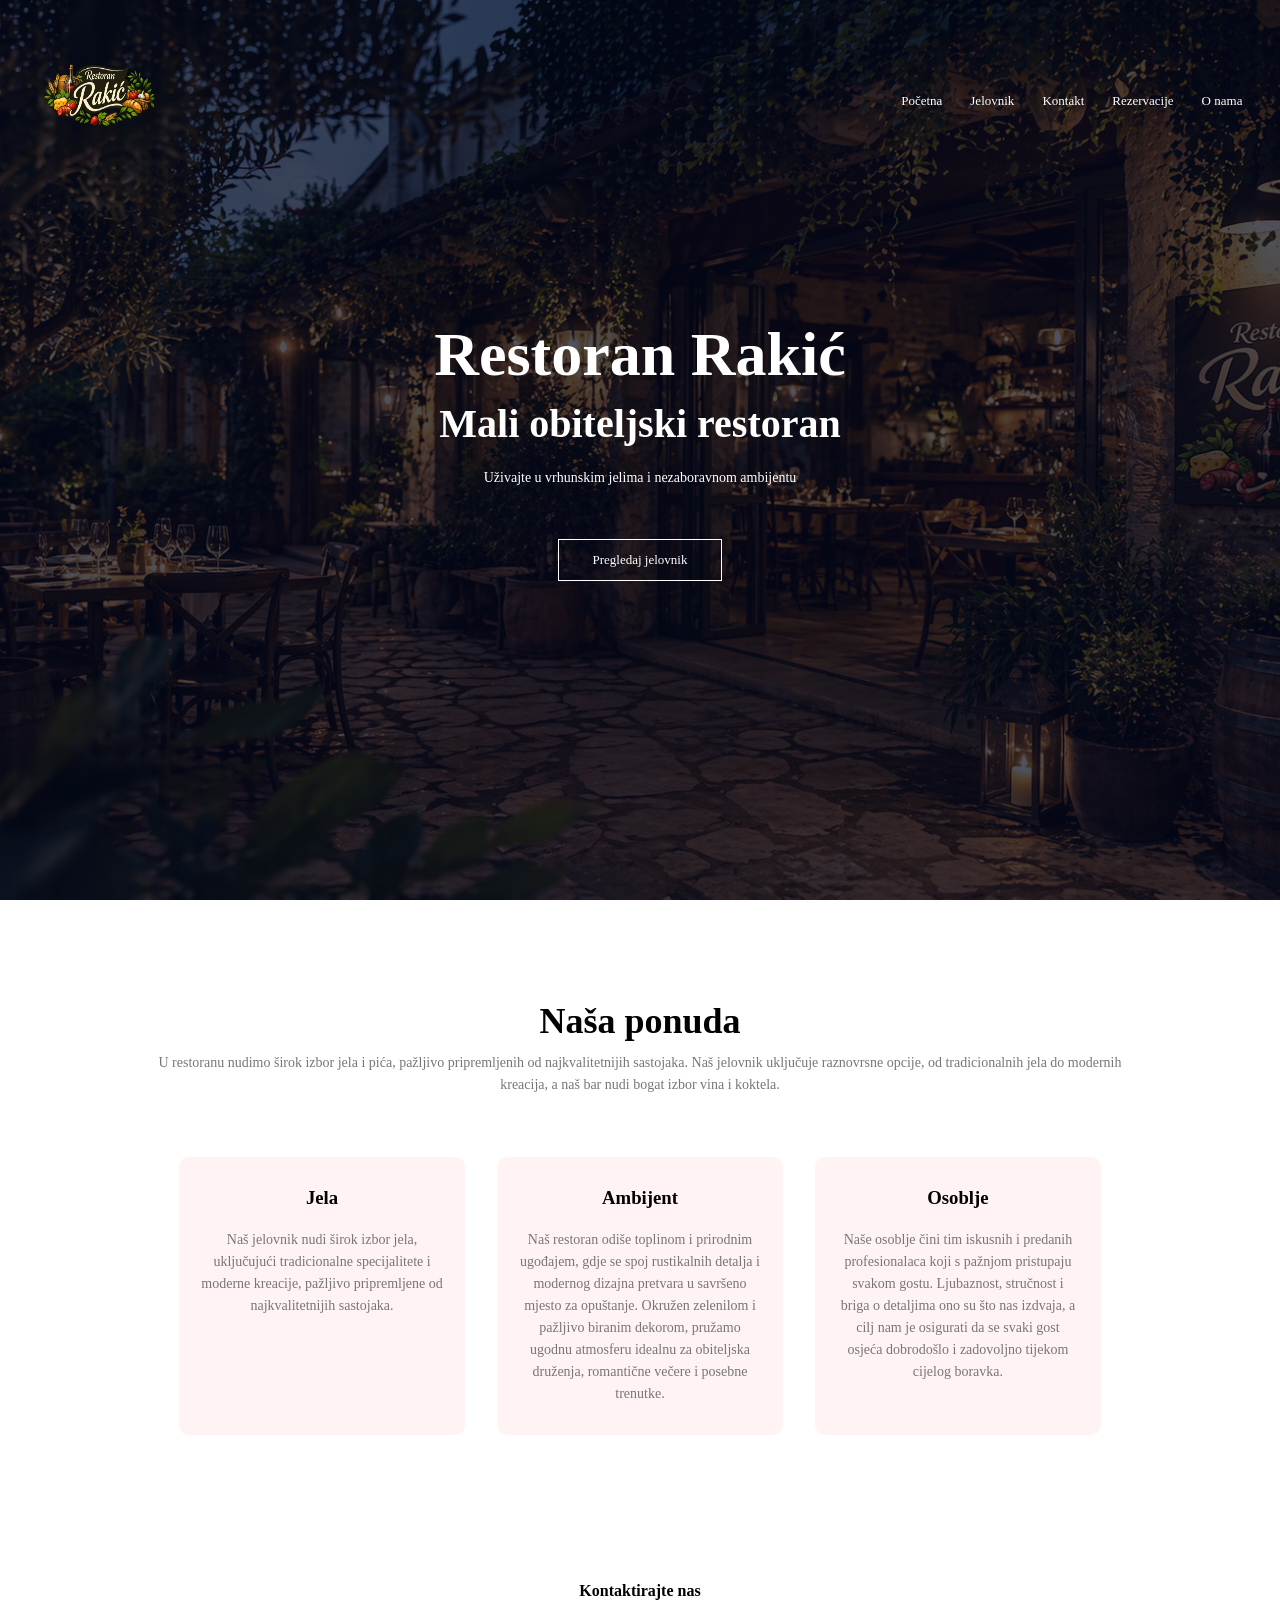
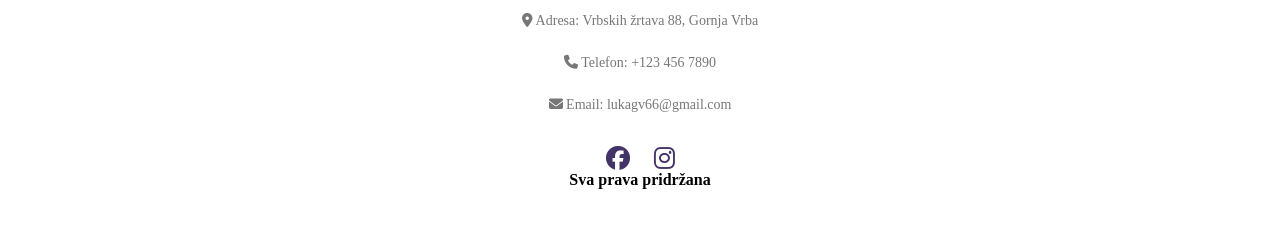
<file: index.html>
<!DOCTYPE html>
<html lang="en">
<head>
    <meta charset="UTF-8">
    <meta name="viewport" content="width=device-width, initial-scale=1.0">
    <title>Početna</title>
    <link rel="stylesheet" href="styles.css">
    <link rel="preconnect" href="https://fonts.googleapis.com">
<link rel="preconnect" href="https://fonts.gstatic.com" crossorigin>
<link href="https://fonts.googleapis.com/css2?family=Playfair+Display:ital,wght@0,400..900;1,400..900&family=Sekuya&display=swap" rel="stylesheet">
<link rel="stylesheet" href="https://cdn.jsdelivr.net/npm/@fortawesome/fontawesome-free@6.6.0/css/all.min.css">
<body>
    <section class="header">
        <nav>
           <a href="index.html"><img src="slike/logo-svg.png" alt="Restoran Rakić Logo"></a>
            <div class="nav-links" id="navLinks">
                <i class="fa fa-times" onclick="hideMenu()"></i>
                <ul>
                    <li><a href="index.html">Početna</a></li>
                    <li><a href="jelovnik.html">Jelovnik</a></li>
                    <li><a href="kontakt.html">Kontakt</a></li>
                    <li><a href="rezervacije.html">Rezervacije</a></li>
                    <li><a href="onama.html">O nama</a></li>
                </ul>


            </div>
            <i class="fa fa-bars" onclick="showMenu()"></i>
        </nav>

        <div class="text-box">
            <h1>Restoran Rakić</h1>
            <h3>Mali obiteljski restoran</h3>
            <p>Uživajte u vrhunskim jelima i nezaboravnom ambijentu</p>
            <a href="jelovnik.html" class="hero-btn">Pregledaj jelovnik</a>
        </div>
    </section>
<!-- tekst ispood headera -->
    <section class="course">
            <h1>Naša ponuda</h1>
            <p>U restoranu nudimo širok izbor jela i pića, pažljivo pripremljenih od najkvalitetnijih sastojaka. Naš jelovnik uključuje raznovrsne opcije, od tradicionalnih jela do modernih kreacija, a naš bar nudi bogat izbor vina i koktela.</p>


            <div class="row">
                <div class="course-col">
                    <h3>Jela</h3>
                    <p>Naš jelovnik nudi širok izbor jela, uključujući tradicionalne specijalitete i moderne kreacije, pažljivo pripremljene od najkvalitetnijih sastojaka.</p>
                </div>
                <div class="course-col">
                    <h3>Ambijent</h3>
                    <p>Naš restoran odiše toplinom i prirodnim ugođajem, gdje se spoj rustikalnih detalja i modernog dizajna pretvara u savršeno mjesto za opuštanje. Okružen zelenilom i pažljivo biranim dekorom, pružamo ugodnu atmosferu idealnu za obiteljska druženja, romantične večere i posebne trenutke.</p>
                </div>
                <div class="course-col">
                    <h3>Osoblje</h3>
                    <p>Naše osoblje čini tim iskusnih i predanih profesionalaca koji s pažnjom pristupaju svakom gostu. Ljubaznost, stručnost i briga o detaljima ono su što nas izdvaja, a cilj nam je osigurati da se svaki gost osjeća dobrodošlo i zadovoljno tijekom cijelog boravka.</p>
                </div>
            </div>
    </section>
<!--- footer --->
    <section class="footer">
        <h4>Kontaktirajte nas</h4>
        <p><i class="fa-solid fa-location-dot"></i> Adresa: Vrbskih žrtava 88, Gornja Vrba</p>
        <p><i class="fa-solid fa-phone"></i> Telefon: +123 456 7890</p>
        <p><i class="fa-solid fa-envelope"></i> Email: lukagv66@gmail.com</p>
        <div class="icons">
            <a href="https://www.facebook.com/profile.php?id=61567525394911&locale=hr_HR" target="_blank">
                <i class="fa-brands fa-facebook"></i>
            </a>
            <a href="https://www.instagram.com/sabeso_gastrowinebar/" target="_blank">
                <i class="fa-brands fa-instagram"></i>
            </a>
            <h4>Sva prava pridržana</h4>
        </div>
    </section>
       <script>
            var navLinks = document.getElementById("navLinks");

            function showMenu(){
                navLinks.style.right = "0";
            }
            function hideMenu(){
                navLinks.style.right = "-300px";
            }

       </script> 


    </body>
</html>
</file>
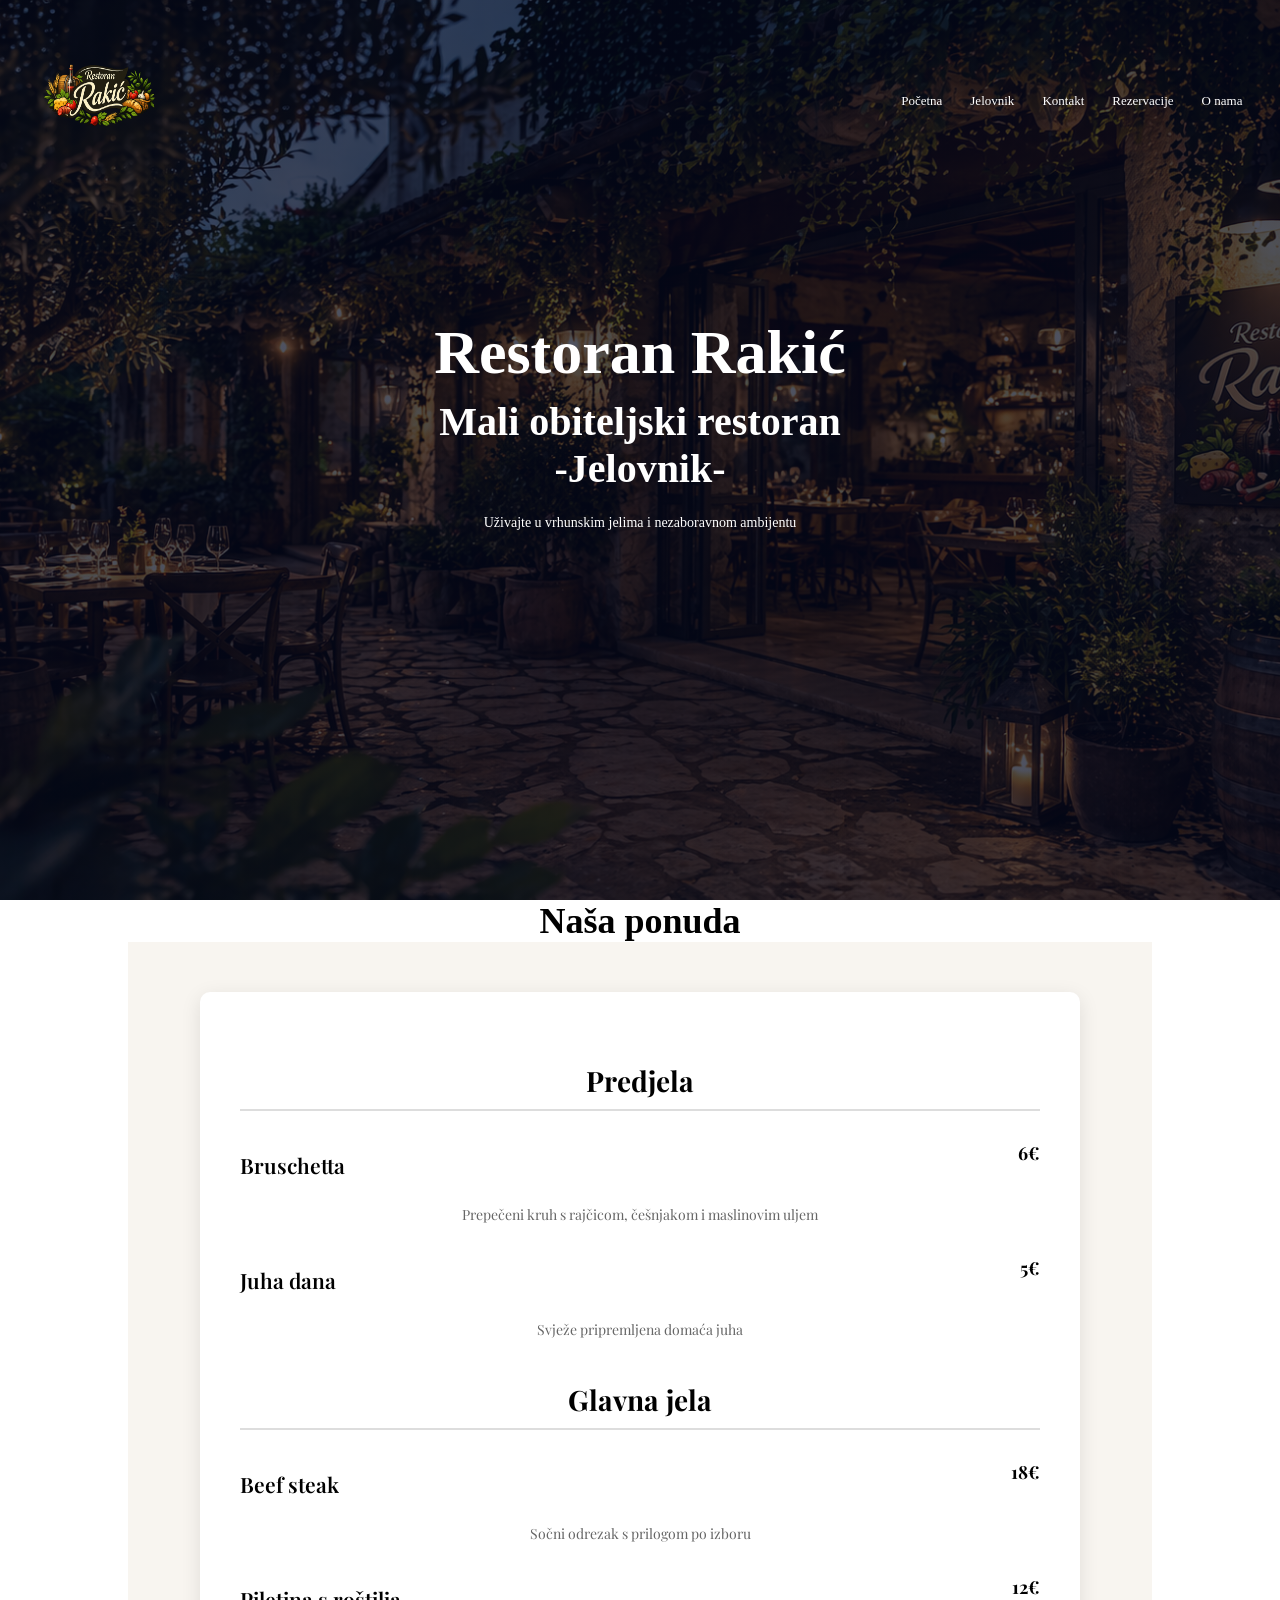
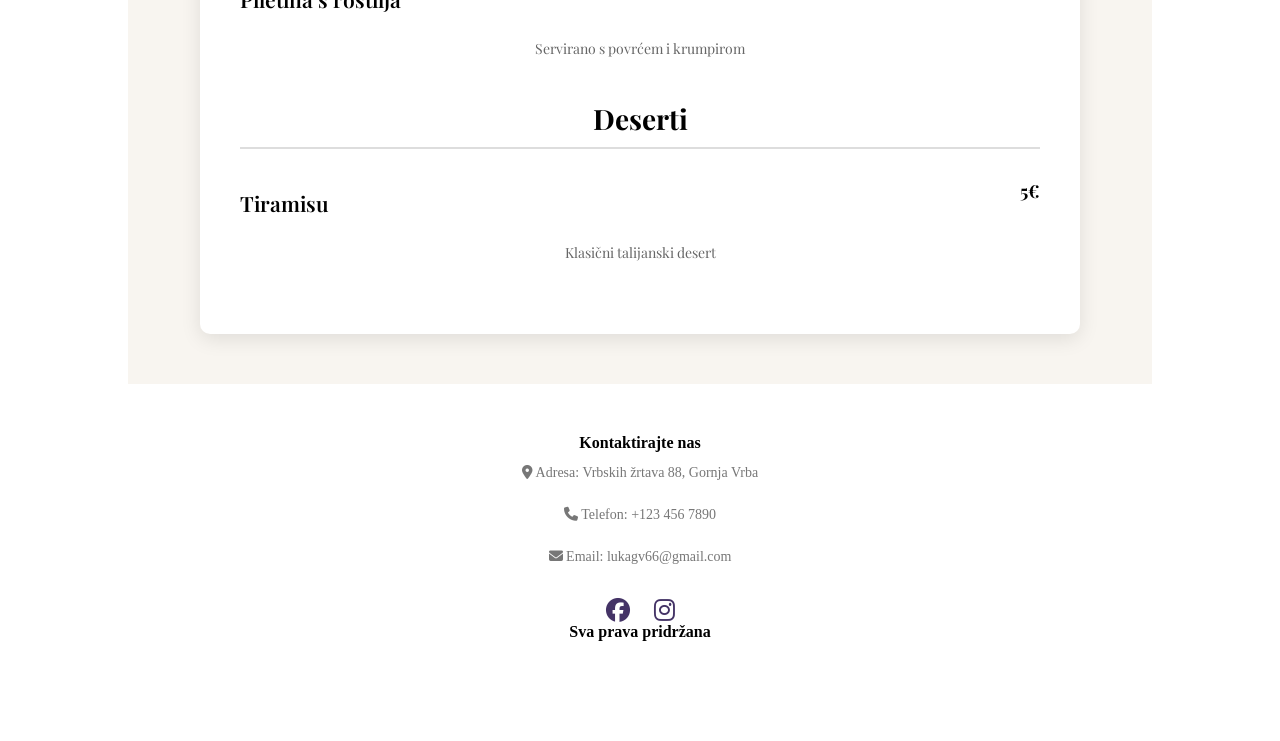
<file: jelovnik.html>
<!DOCTYPE html>
<html lang="en">
<head>
    <meta charset="UTF-8">
    <meta name="viewport" content="width=device-width, initial-scale=1.0">
    <title>Jelovnik</title>
    <link rel="stylesheet" href="styles.css">
    <link rel="preconnect" href="https://fonts.googleapis.com">
<link rel="preconnect" href="https://fonts.gstatic.com" crossorigin>
<link href="https://fonts.googleapis.com/css2?family=Playfair+Display:ital,wght@0,400..900;1,400..900&family=Sekuya&display=swap" rel="stylesheet">
<link rel="stylesheet" href="https://cdn.jsdelivr.net/npm/@fortawesome/fontawesome-free@6.6.0/css/all.min.css">
<body>
    <section class="header">
        <nav>
           <a href="index.html"><img src="slike/logo-svg.png" alt="Restoran Rakić Logo"></a>
            <div class="nav-links" id="navLinks">
                <i class="fa fa-times" onclick="hideMenu()"></i>
                <ul>
                    <li><a href="index.html">Početna</a></li>
                    <li><a href="jelovnik.html">Jelovnik</a></li>
                    <li><a href="kontakt.html">Kontakt</a></li>
                    <li><a href="rezervacije.html">Rezervacije</a></li>
                    <li><a href="onama.html">O nama</a></li>
                </ul>


            </div>
            <i class="fa fa-bars" onclick="showMenu()"></i>
        </nav>

        <div class="text-box">
            <h1>Restoran Rakić</h1>
            <h3>Mali obiteljski restoran<br>-Jelovnik-</h3>
            <p>Uživajte u vrhunskim jelima i nezaboravnom ambijentu</p>
           
        </div>
    </section>
    <section class="jelovnik">
            <h1>Naša ponuda</h1>
            <section class="menu">
    <div class="menu-container">

        <h2>Predjela</h2>

        <div class="menu-item">
            <div class="menu-title">
                <h3>Bruschetta</h3>
                <span>6€</span>
            </div>
            <p>Prepečeni kruh s rajčicom, češnjakom i maslinovim uljem</p>
        </div>

        <div class="menu-item">
            <div class="menu-title">
                <h3>Juha dana</h3>
                <span>5€</span>
            </div>
            <p>Svježe pripremljena domaća juha</p>
        </div>

        <h2>Glavna jela</h2>

        <div class="menu-item">
            <div class="menu-title">
                <h3>Beef steak</h3>
                <span>18€</span>
            </div>
            <p>Sočni odrezak s prilogom po izboru</p>
        </div>

        <div class="menu-item">
            <div class="menu-title">
                <h3>Piletina s roštilja</h3>
                <span>12€</span>
            </div>
            <p>Servirano s povrćem i krumpirom</p>
        </div>

        <h2>Deserti</h2>

        <div class="menu-item">
            <div class="menu-title">
                <h3>Tiramisu</h3>
                <span>5€</span>
            </div>
            <p>Klasični talijanski desert</p>
        </div>

    </div>
</section>
<!--- footer --->
    <section class="footer">
        <h4>Kontaktirajte nas</h4>
        <p><i class="fa-solid fa-location-dot"></i> Adresa: Vrbskih žrtava 88, Gornja Vrba</p>
        <p><i class="fa-solid fa-phone"></i> Telefon: +123 456 7890</p>
        <p><i class="fa-solid fa-envelope"></i> Email: lukagv66@gmail.com</p>
        <div class="icons">
            <a href="https://www.facebook.com/profile.php?id=61567525394911&locale=hr_HR" target="_blank">
                <i class="fa-brands fa-facebook"></i>
            </a>
            <a href="https://www.instagram.com/sabeso_gastrowinebar/" target="_blank">
                <i class="fa-brands fa-instagram"></i>
            </a>
            <h4>Sva prava pridržana</h4>
        </div>
    </section>
       <script>
            var navLinks = document.getElementById("navLinks");

            function showMenu(){
                navLinks.style.right = "0";
            }
            function hideMenu(){
                navLinks.style.right = "-300px";
            }

       </script> 


    </body>
</html>
</file>
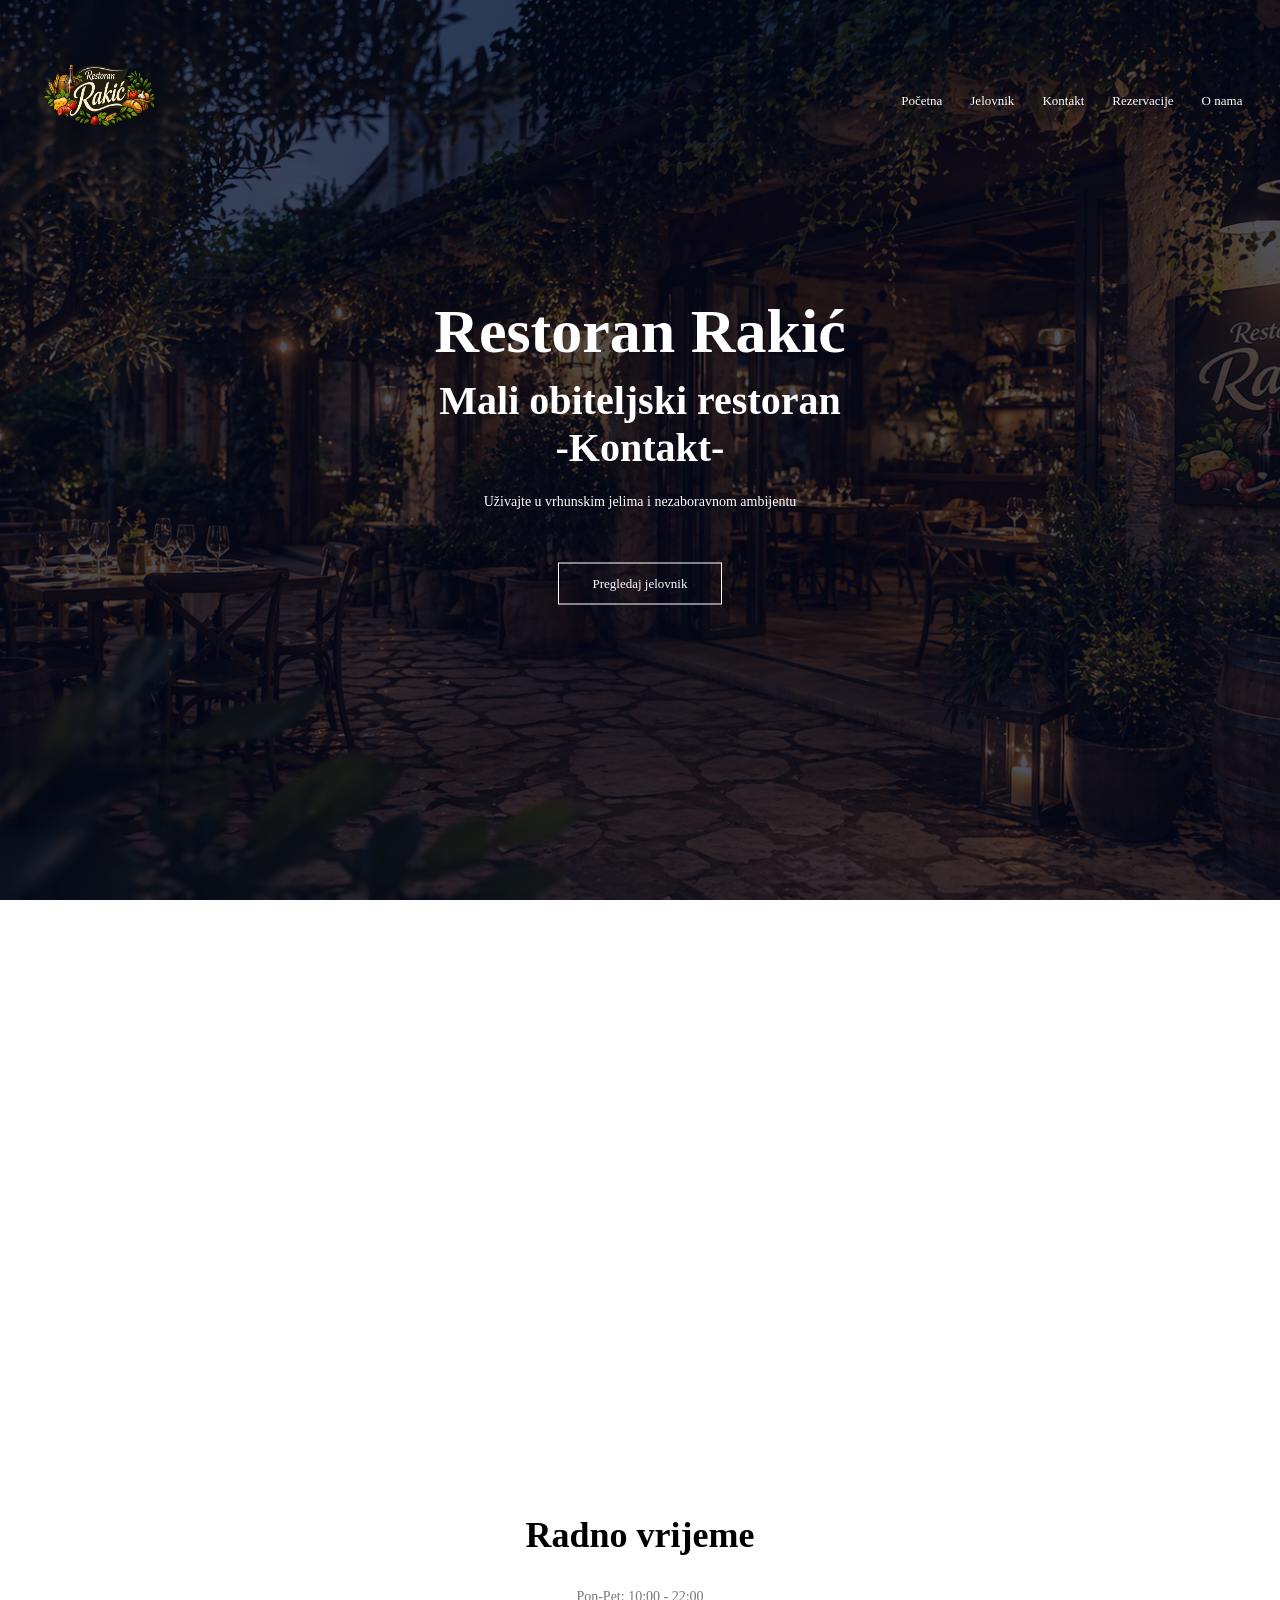
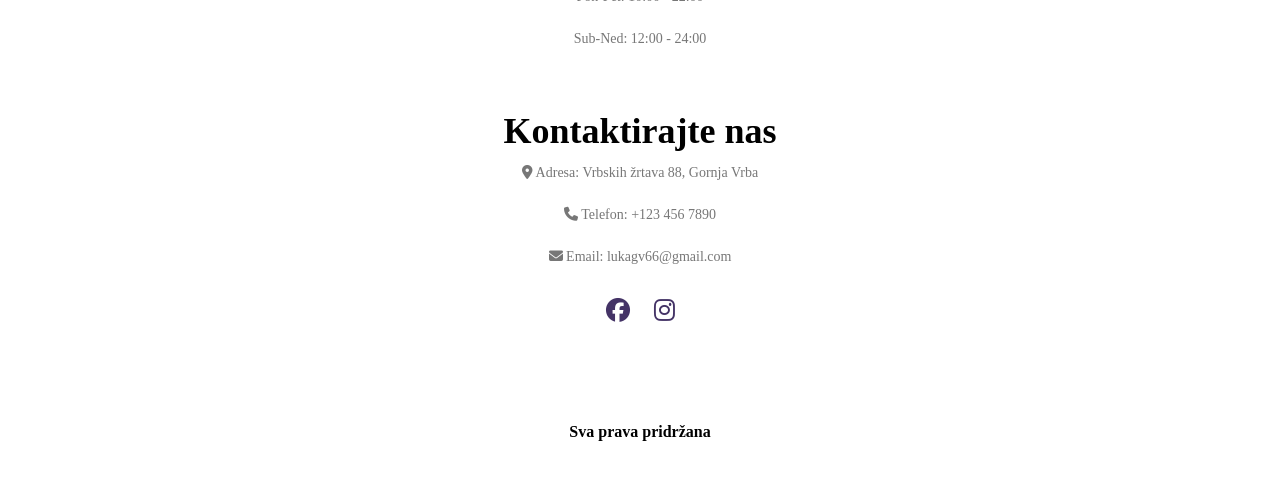
<file: kontakt.html>
<!DOCTYPE html>
<html lang="en">
<head>
    <meta charset="UTF-8">
    <meta name="viewport" content="width=device-width, initial-scale=1.0">
    <title>Kontakt</title>
    <link rel="stylesheet" href="styles.css">
    <link rel="preconnect" href="https://fonts.googleapis.com">
<link rel="preconnect" href="https://fonts.gstatic.com" crossorigin>
<link href="https://fonts.googleapis.com/css2?family=Playfair+Display:ital,wght@0,400..900;1,400..900&family=Sekuya&display=swap" rel="stylesheet">
<link rel="stylesheet" href="https://cdn.jsdelivr.net/npm/@fortawesome/fontawesome-free@6.6.0/css/all.min.css">
<body>
    <section class="header">
        <nav>
           <a href="index.html"><img src="slike/logo-svg.png" alt="Restoran Rakić Logo"></a>
            <div class="nav-links" id="navLinks">
                <i class="fa fa-times" onclick="hideMenu()"></i>
                <ul>
                    <li><a href="index.html">Početna</a></li>
                    <li><a href="jelovnik.html">Jelovnik</a></li>
                    <li><a href="kontakt.html">Kontakt</a></li>
                    <li><a href="rezervacije.html">Rezervacije</a></li>
                    <li><a href="onama.html">O nama</a></li>
                </ul>


            </div>
            <i class="fa fa-bars" onclick="showMenu()"></i>
        </nav>

        <div class="text-box">
            <h1>Restoran Rakić</h1>
            <h3>Mali obiteljski restoran <br>-Kontakt-</h3>
            <p>Uživajte u vrhunskim jelima i nezaboravnom ambijentu</p>
            <a href="jelovnik.html" class="hero-btn">Pregledaj jelovnik</a>
        </div>
    </section>
<!-- tekst ispood headera -->
    <section class="lokacija">
           <iframe src="https://www.google.com/maps/embed?pb=!1m18!1m12!1m3!1d2813.6006210671553!2d18.061442575939548!3d45.154686054037334!2m3!1f0!2f0!3f0!3m2!1i1024!2i768!4f13.1!3m3!1m2!1s0x475db0d13abbb2eb%3A0x93bc276d98ea56ab!2sUl.%20Vrbskih%20%C5%BErtava!5e0!3m2!1shr!2shr!4v1776684239811!5m2!1shr!2shr" width="600" height="450" style="border:0;" allowfullscreen="" loading="lazy" referrerpolicy="no-referrer-when-downgrade"></iframe>
    </section>
    <section class="radno-vrijeme">
        <h1>Radno vrijeme</h1>
        <p>Pon-Pet: 10:00 - 22:00</p>
        <p>Sub-Ned: 12:00 - 24:00</p>
    </section>
    <section class="kontaktirajte-nas">
        <h1>Kontaktirajte nas</h1>
        <p><i class="fa-solid fa-location-dot"></i> Adresa: Vrbskih žrtava 88, Gornja Vrba</p>
        <p><i class="fa-solid fa-phone"></i> Telefon: +123 456 7890</p>
        <p><i class="fa-solid fa-envelope"></i> Email: lukagv66@gmail.com</p>
        <div class="icons">
            <a href="https://www.facebook.com/profile.php?id=61567525394911&locale=hr_HR" target="_blank">
                <i class="fa-brands fa-facebook"></i>
            </a>
            <a href="https://www.instagram.com/sabeso_gastrowinebar/" target="_blank">
                <i class="fa-brands fa-instagram"></i>
            </a>
        </div>
    </section>
<!--- footer --->
    <section class="footer">
        <h4>Sva prava pridržana</h4>
        </div>
    </section>
       <script>
            var navLinks = document.getElementById("navLinks");

            function showMenu(){
                navLinks.style.right = "0";
            }
            function hideMenu(){
                navLinks.style.right = "-300px";
            }

       </script> 


    </body>
</html>
</file>
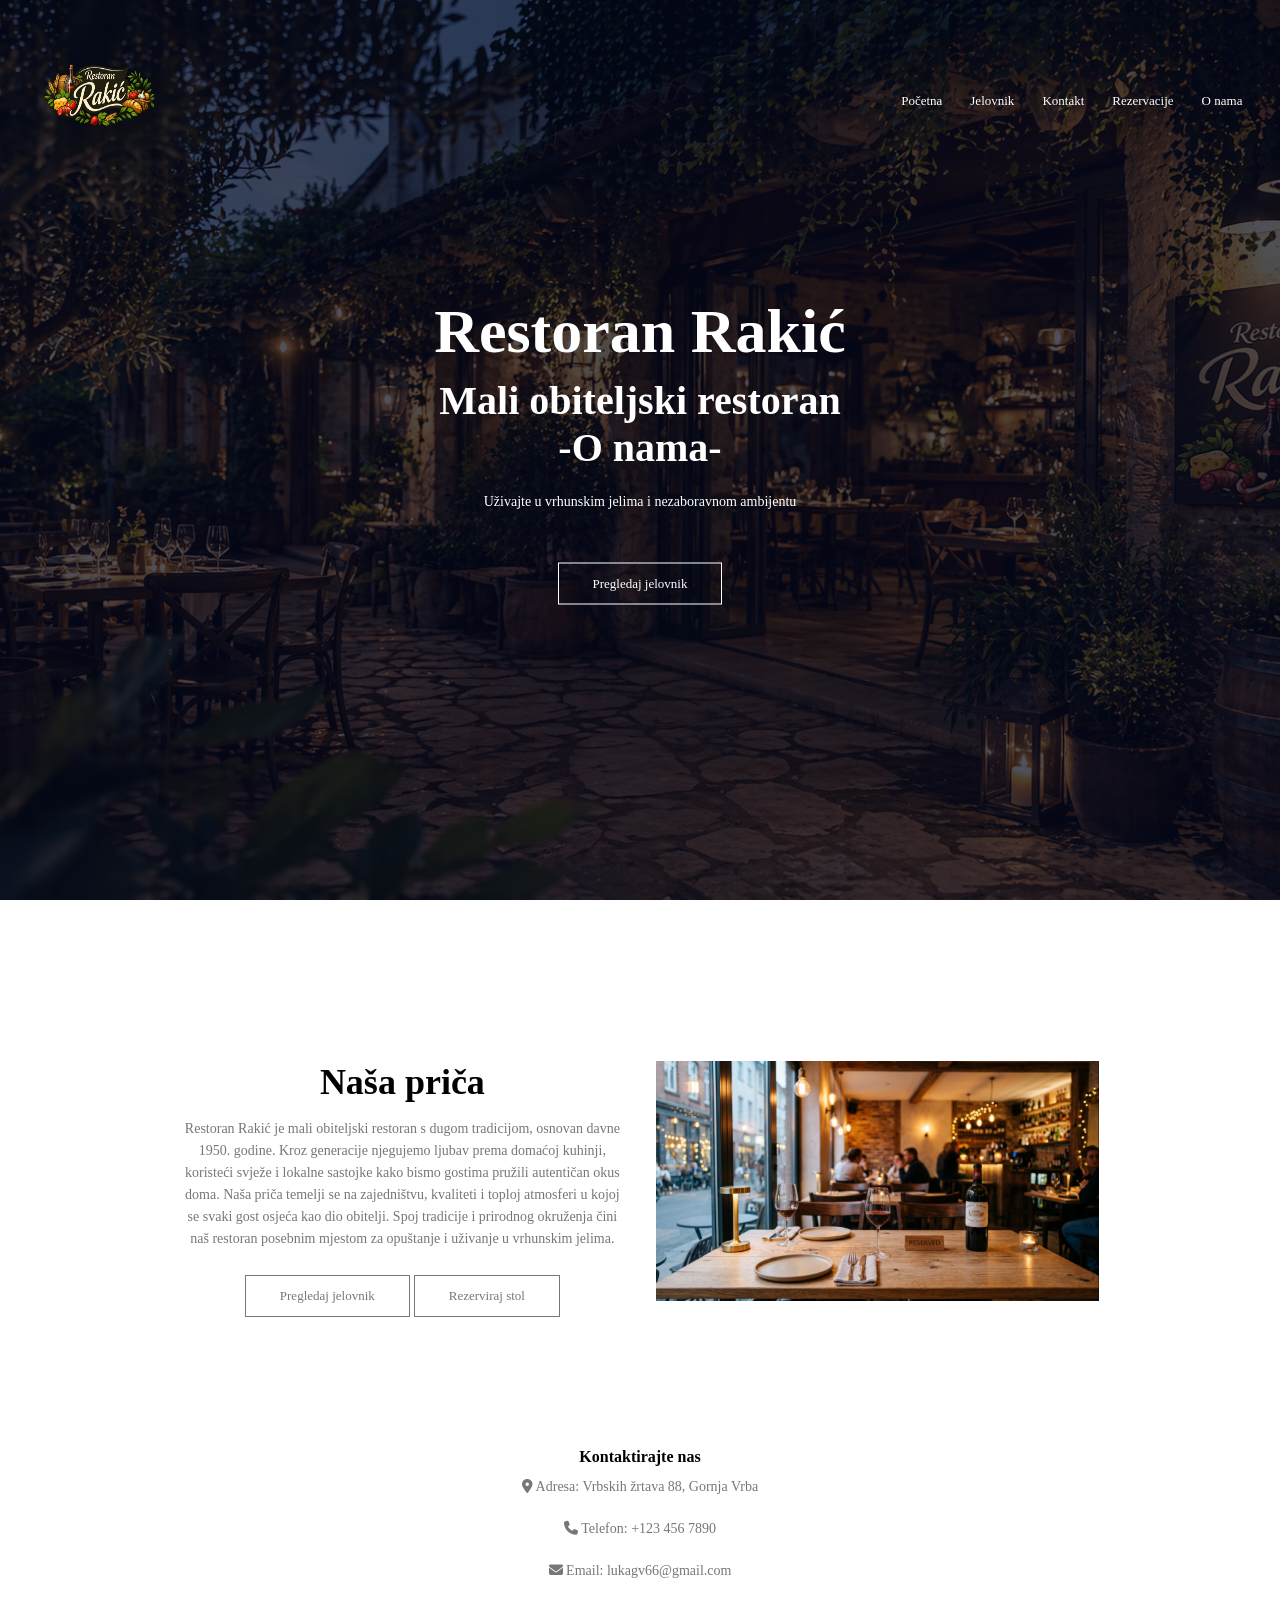
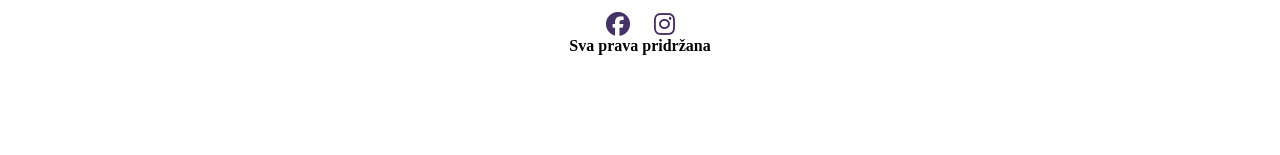
<file: onama.html>
<!DOCTYPE html>
<html lang="en">
<head>
    <meta charset="UTF-8">
    <meta name="viewport" content="width=device-width, initial-scale=1.0">
    <title>O nama</title>
    <link rel="stylesheet" href="styles.css">
    <link rel="preconnect" href="https://fonts.googleapis.com">
<link rel="preconnect" href="https://fonts.gstatic.com" crossorigin>
<link href="https://fonts.googleapis.com/css2?family=Playfair+Display:ital,wght@0,400..900;1,400..900&family=Sekuya&display=swap" rel="stylesheet">
<link rel="stylesheet" href="https://cdn.jsdelivr.net/npm/@fortawesome/fontawesome-free@6.6.0/css/all.min.css">
<body>
    <section class="header">
        <nav>
           <a href="index.html"><img src="slike/logo-svg.png" alt="Restoran Rakić Logo"></a>
            <div class="nav-links" id="navLinks">
                <i class="fa fa-times" onclick="hideMenu()"></i>
                <ul>
                    <li><a href="index.html">Početna</a></li>
                    <li><a href="jelovnik.html">Jelovnik</a></li>
                    <li><a href="kontakt.html">Kontakt</a></li>
                    <li><a href="rezervacije.html">Rezervacije</a></li>
                    <li><a href="onama.html">O nama</a></li>
                </ul>


            </div>
            <i class="fa fa-bars" onclick="showMenu()"></i>
        </nav>

        <div class="text-box">
             <h1>Restoran Rakić</h1>
            <h3>Mali obiteljski restoran <br>-O nama-</h3>
            <p>Uživajte u vrhunskim jelima i nezaboravnom ambijentu</p>
            <a href="jelovnik.html" class="hero-btn">Pregledaj jelovnik</a>
        </div>
    </section>
<!-- tekst ispood headera -->
<!--- o namam opis -->
    <section class="o-nama">
        <div class="row">
            <div class="o-nama-col">
                <h1>Naša priča</h1>
                <p>Restoran Rakić je mali obiteljski restoran s dugom tradicijom, osnovan davne 1950. godine. Kroz generacije njegujemo ljubav prema domaćoj kuhinji, koristeći svježe i lokalne sastojke kako bismo gostima pružili autentičan okus doma.
                    Naša priča temelji se na zajedništvu, kvaliteti i toploj atmosferi u kojoj se svaki gost osjeća kao dio obitelji. Spoj tradicije i prirodnog okruženja čini naš restoran posebnim mjestom za opuštanje i uživanje u vrhunskim jelima.</p>
                <a href="jelovnik.html" class="hero-btn red-btn">Pregledaj jelovnik</a>
                <a href="rezervacije.html" class="hero-btn red-btn">Rezerviraj stol</a>
            </div>
            <div class="o-nama-col">
                <a href="onama.html"><img src="slike/AIonamadesno.png" alt="Restoran Rakić"></a>
            </div>
        </div>
<!--- footer --->
    <section class="footer">
        <h4>Kontaktirajte nas</h4>
        <p><i class="fa-solid fa-location-dot"></i> Adresa: Vrbskih žrtava 88, Gornja Vrba</p>
        <p><i class="fa-solid fa-phone"></i> Telefon: +123 456 7890</p>
        <p><i class="fa-solid fa-envelope"></i> Email: lukagv66@gmail.com</p>
        <div class="icons">
            <a href="https://www.facebook.com/profile.php?id=61567525394911&locale=hr_HR" target="_blank">
                <i class="fa-brands fa-facebook"></i>
            </a>
            <a href="https://www.instagram.com/sabeso_gastrowinebar/" target="_blank">
                <i class="fa-brands fa-instagram"></i>
            </a>
            <h4>Sva prava pridržana</h4>
        </div>
    </section>
       <script>
            var navLinks = document.getElementById("navLinks");

            function showMenu(){
                navLinks.style.right = "0";
            }
            function hideMenu(){
                navLinks.style.right = "-300px";
            }

       </script> 


    </body>
</html>
</file>
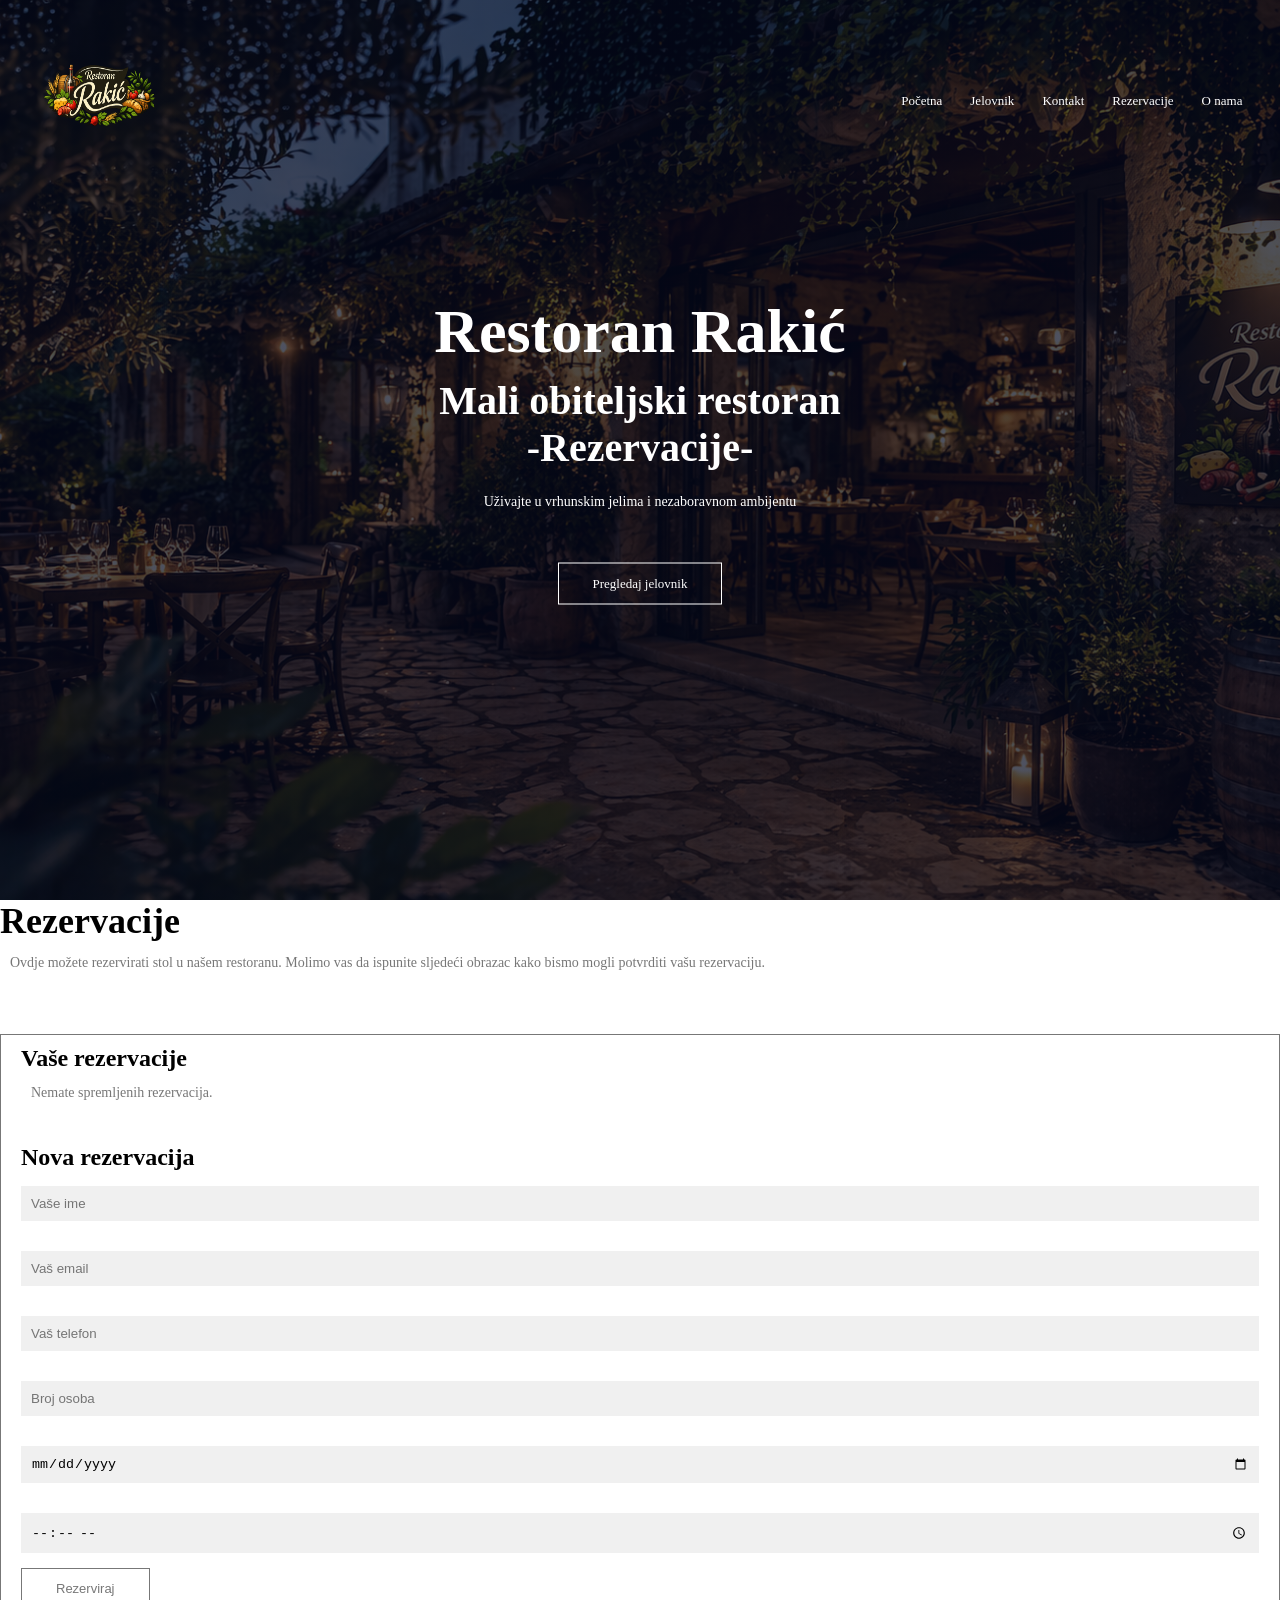
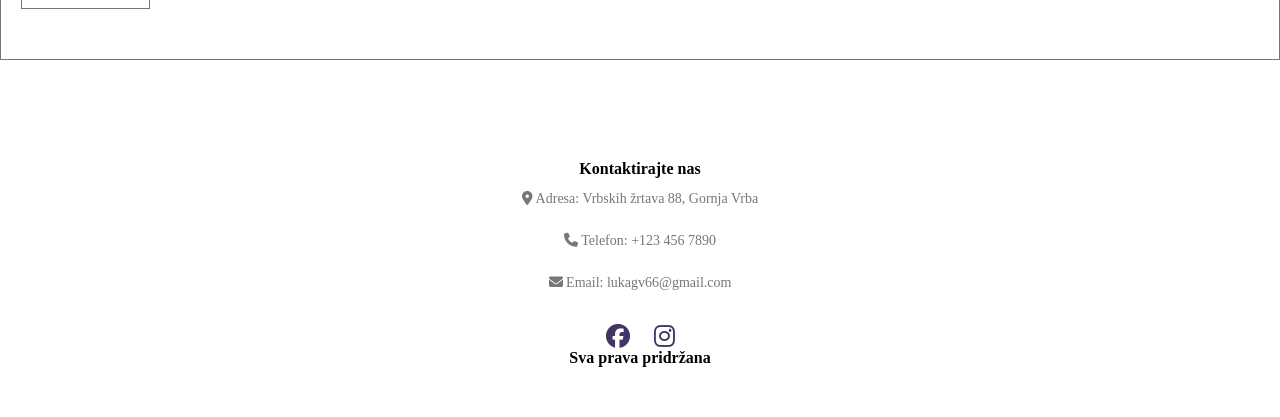
<file: rezervacije.html>
<!DOCTYPE html>
<html lang="en">
<head>
    <meta charset="UTF-8">
    <meta name="viewport" content="width=device-width, initial-scale=1.0">
    <title>Šabeso</title>
    <link rel="stylesheet" href="styles.css">
    <link rel="preconnect" href="https://fonts.googleapis.com">
<link rel="preconnect" href="https://fonts.gstatic.com" crossorigin>
<link href="https://fonts.googleapis.com/css2?family=Playfair+Display:ital,wght@0,400..900;1,400..900&family=Sekuya&display=swap" rel="stylesheet">
<link rel="stylesheet" href="https://cdn.jsdelivr.net/npm/@fortawesome/fontawesome-free@6.6.0/css/all.min.css">
<body>
    <section class="header">
        <nav>
           <a href="index.html"><img src="slike/logo-svg.png" alt="Šabeso Logo"></a>
            <div class="nav-links" id="navLinks">
                <i class="fa fa-times" onclick="hideMenu()"></i>
                <ul>
                    <li><a href="index.html">Početna</a></li>
                    <li><a href="jelovnik.html">Jelovnik</a></li>
                    <li><a href="kontakt.html">Kontakt</a></li>
                    <li><a href="rezervacije.html">Rezervacije</a></li>
                    <li><a href="onama.html">O nama</a></li>
                </ul>


            </div>
            <i class="fa fa-bars" onclick="showMenu()"></i>
        </nav>

        <div class="text-box">
            <h1>Restoran Rakić</h1>
            <h3>Mali obiteljski restoran <br>-Rezervacije-</h3>
            <p>Uživajte u vrhunskim jelima i nezaboravnom ambijentu</p>
            <a href="jelovnik.html" class="hero-btn">Pregledaj jelovnik</a>
        </div>
    </section>
<!-- tekst ispood headera -->
 <h1>Rezervacije</h1>
    <p>Ovdje možete rezervirati stol u našem restoranu. Molimo vas da ispunite sljedeći obrazac kako bismo mogli potvrditi vašu rezervaciju.</p>

    <div class="rez-box">
        <h2>Vaše rezervacije</h2>
        <div id="reservationsList"></div>
        <h2>Nova rezervacija</h2>
        <form id="reservationForm">
            <input type="text" id="ime" name="ime" placeholder="Vaše ime" required>
            <input type="email" id="email" name="email" placeholder="Vaš email" required>
            <input type="tel" id="telefon" name="telefon" placeholder="Vaš telefon" required>
            <input type="number" id="brojOsoba" name="brojOsoba" placeholder="Broj osoba" min="1" max="20" required>
            <input type="date" id="datum" name="datum" required>
            <input type="time" id="vrijeme" name="vrijeme" required>
            <button type="submit" class="hero-btn red-btn">Rezerviraj</button>
        </form>
        <div id="message"></div>
    </div>
<!--- footer --->
    <section class="footer">
        <h4>Kontaktirajte nas</h4>
        <p><i class="fa-solid fa-location-dot"></i> Adresa: Vrbskih žrtava 88, Gornja Vrba</p>
        <p><i class="fa-solid fa-phone"></i> Telefon: +123 456 7890</p>
        <p><i class="fa-solid fa-envelope"></i> Email: lukagv66@gmail.com</p>
        <div class="icons">
            <a href="https://www.facebook.com/profile.php?id=61567525394911&locale=hr_HR" target="_blank">
                <i class="fa-brands fa-facebook"></i>
            </a>
            <a href="https://www.instagram.com/sabeso_gastrowinebar/" target="_blank">
                <i class="fa-brands fa-instagram"></i>
            </a>
            <h4>Sva prava pridržana</h4>
        </div>
    </section>
       <script src="rezervacija.js">
       </script> 


    </body>
</html>
</file>
<file: styles.css>
*{
    margin: 0;
    padding: 0;
}

.sekuya-regular {
  font-family: "Sekuya", system-ui;
  font-weight: 400;
  font-style: normal;
}
.header{
    min-height: 100vh;
    width: 100%;
    background-image: linear-gradient(rgba(4,9,30,0.7), rgba(4,9,30,0.7)), url("slike/pozadina.jpg");
    background-position: center;
    background-size: cover;
    position: relative;
}

nav{
    display: flex;
    padding: 2%;
    justify-content: space-between;
    align-items: center;
}

nav img{
    max-width: 180px;
    background: transparent;
    width: 150px;
    height: 150px;
    display: block;
}

.nav-links{
    flex: 1;
    text-align: right;

}
.nav-links ul li{
    list-style: none;
    display: inline-block;
    padding: 8px 12px;
    position: relative;
}
.nav-links ul li a{
    color: #fff;
    text-decoration: none;
    font-size: 13px;
}

.nav-links ul li::after{
    content: '';
    width: 0%;
    height: 2px;
    background: #f44336;
    display: block;
    margin: auto;
    transition: 0.5s;
}
.nav-links ul li:hover::after{
    width: 100%;
}
.text-box{
    width: 90%;
    color: #fff;
    position: absolute;
    top: 50%;
    left: 50%;
    transform: translate(-50%,-50%);
    text-align: center;
}
.text-box h1{
    font-size: 62px;
}
.text-box h3{
    font-size: 40px;
}
.text-box p{
    margin: 10px 0 40px;
    font-size: 14px;
    color: #fff;
}
.hero-btn{
    display: inline-block;
    text-decoration: none;
    color: #fff;
    border: 1px solid #fff;
    padding: 12px 34px;
    font-size: 13px;
    background: transparent;
    position: relative;
    cursor: pointer;

}
.hero-btn:hover{
    border: 1px solid #f44336;
    background: #f44336;
    transition: 0.5s;
}

nav .fa{
    display:none;
}

@media(max-width: 700px){
    .text-box h1{
        font-size: 20px;
    }
    .text-box h3{
        font-size: 14px;
    }
    .nav-links ul li{
        display: block;
    }
    .nav-links{
        position: fixed;
        background: #443366;
        height: 100vh;
        width: 200px;
        top: 0;
        right: -300px;
        text-align: left;
        z-index: 2;
        transition: 0.5s;
    }
    nav .fa{
        display:block;
        color: #fff;
        margin: 10px;
        font-size: 22px;
        cursor: pointer;
    }
    .nav-links{
        padding: 30px;
    }
}

/*-----tekst ispood headera-----*/
.course{
    width: 80%;
    margin: auto;
    text-align:center;
    padding-top: 100px;


}
h1{
    font-size: 36px;
    font-weight:600;

}
p{
    color:#777;
    font-size:14px;
    font-weight: 300;
    line-height: 22px;
    padding: 10px;
}

.row{
    margin: 5%;
    display: flex;
    justify-content: space-between;
}

.course-col{
    flex-basis: 31%;
    background: #fff3f3;
    border-radius: 10px;
    margin-bottom: 5%;
    padding: 20px 12px;
    box-sizing: border-box;
    transition: 0.5s;
}

h3{
    text-align: center;
    font-weight: 600;
    margin: 10px 0;
}

.course-col:hover{
    box-shadow: 0 0 20px 0px rgba(0,0,0,0.2);
}
@media(max-width: 700px){
    .row{
        flex-direction: column;
    }
    .course-col{
        margin-bottom: 20px;
    }
}

/*-----footer-----*/
.footer{
    width: 80%;
    margin:auto;
    text-align: center;
    padding: 50px;
}

.icons{
    margin-top: 20px;
}

.icons a{
    display: inline-block;
    margin: 0 10px;
    transition: 0.5s;
}

.icons a i{
    font-size: 24px;
    color: #443366;
    transition: 0.5s;
}

.icons a:hover i{
    color: #f44336;
}

/*-----o nama satranica-----*/
.sub-header{
    height: 50vh;
    width: 100%;
    background-image: linear-gradient(rgba(4,9,30,0.7), rgba(4,9,30,0.7)), url("slike/AIonamadesno.png");
    background-position: center;
    background-size: cover;
    text-align: center;
    color: #fff;
}
.sub-header h1{
    margin-top: 100px;
    font-size: 36px;
}

.o-nama{
    width: 80%;
    margin: auto;
    text-align: center;
    padding-top: 80px;
    padding-bottom: 50px;
}
.o-nama-col{
    flex-basis: 48%;
    padding: 30px 2px;
}
.o-nama-col img{
    width: 100%;
}
.o-nama-col h1{
    padding-top: 0;
}
.o-nama-col p{
    padding: 15px 0 25px;
}
.red-btn{
    border: 1px solid #777;
    background: transparent;
    color: #777;
    padding: 12px 34px;
}
.red-btn:hover{
    border: 1px solid #f44336;
    background: #f44336;
    color: #fff;
    transition: 0.5s;
}
/*-----rezervacije stranica-----*/
.rez-box{
    border: 1px solid #777;
    margin:50px 0;
    padding: 10px 20px;
}
.rez-box h1{
    text-align: left;
}
.rez-box input{
    width: 100%;
    padding: 10px;
    margin: 15px 0;
    box-sizing: border-box;
    border: none;
    background: #f0f0f0;
}
.rez-box button{
    border: 1px solid #777;
    background: transparent;
    color: #777;
    padding: 12px 34px;
}

#message {
    margin-top: 20px;
    padding: 10px;
    border-radius: 5px;
    text-align: center;
    font-weight: bold;
}

#message.success {
    background-color: #d4edda;
    color: #155724;
    border: 1px solid #c3e6cb;
}

#message.error {
    background-color: #f8d7da;
    color: #721c24;
    border: 1px solid #f5c6cb;
}

#reservationsList {
    margin-bottom: 30px;
}

#reservationsList ul {
    list-style: none;
    padding: 0;
}

#reservationsList li {
    background: #f9f9f9;
    margin: 10px 0;
    padding: 15px;
    border-radius: 5px;
    border: 1px solid #ddd;
}

#reservationsList button {
    background: #f44336;
    color: white;
    border: none;
    padding: 5px 10px;
    border-radius: 3px;
    cursor: pointer;
    margin-top: 10px;
}

#reservationsList button:hover {
    background: #d32f2f;
}

/*-----kontakt stranica-----*/
.lokacija{
    width:80%;
    margin:auto;
    padding: 80px 0;
}
.lokacija iframe{
    width: 100%;
    border: none;
}
.radno-vrijeme{
    width: 80%;
    margin: auto;
    text-align: center;
    padding-bottom: 50px;
}
.radno-vrijeme h1{
    font-size: 36px;
    margin-bottom: 20px;
}
.radno-vrijeme p{
    font-size: 14px;
    color: #777;
    line-height: 22px;
}
.kontaktirajte-nas{
    width: 80%;
    margin: auto;
    text-align: center;
    padding-bottom: 50px;
}
/*-----jelovnik stranica-----*/
.jelovnik{
    width: 80%;
    margin: auto;
    text-align: center;
    padding-bottom: 50px;
}
.menu {
    background: #f8f5f0;
    padding: 50px 20px;
    font-family: 'Playfair Display', serif;
}

.menu-container {
    max-width: 800px;
    margin: auto;
    background: white;
    padding: 40px;
    border-radius: 10px;
    box-shadow: 0 5px 20px rgba(0,0,0,0.1);
}

.menu h2 {
    text-align: center;
    margin: 30px 0;
    font-size: 28px;
    border-bottom: 2px solid #ddd;
    padding-bottom: 10px;
}

.menu-item {
    margin-bottom: 20px;
}

.menu-title {
    display: flex;
    justify-content: space-between;
    font-weight: bold;
    font-size: 18px;
}

.menu-item p {
    margin: 5px 0 0;
    color: #666;
    font-size: 14px;
}
</file>
